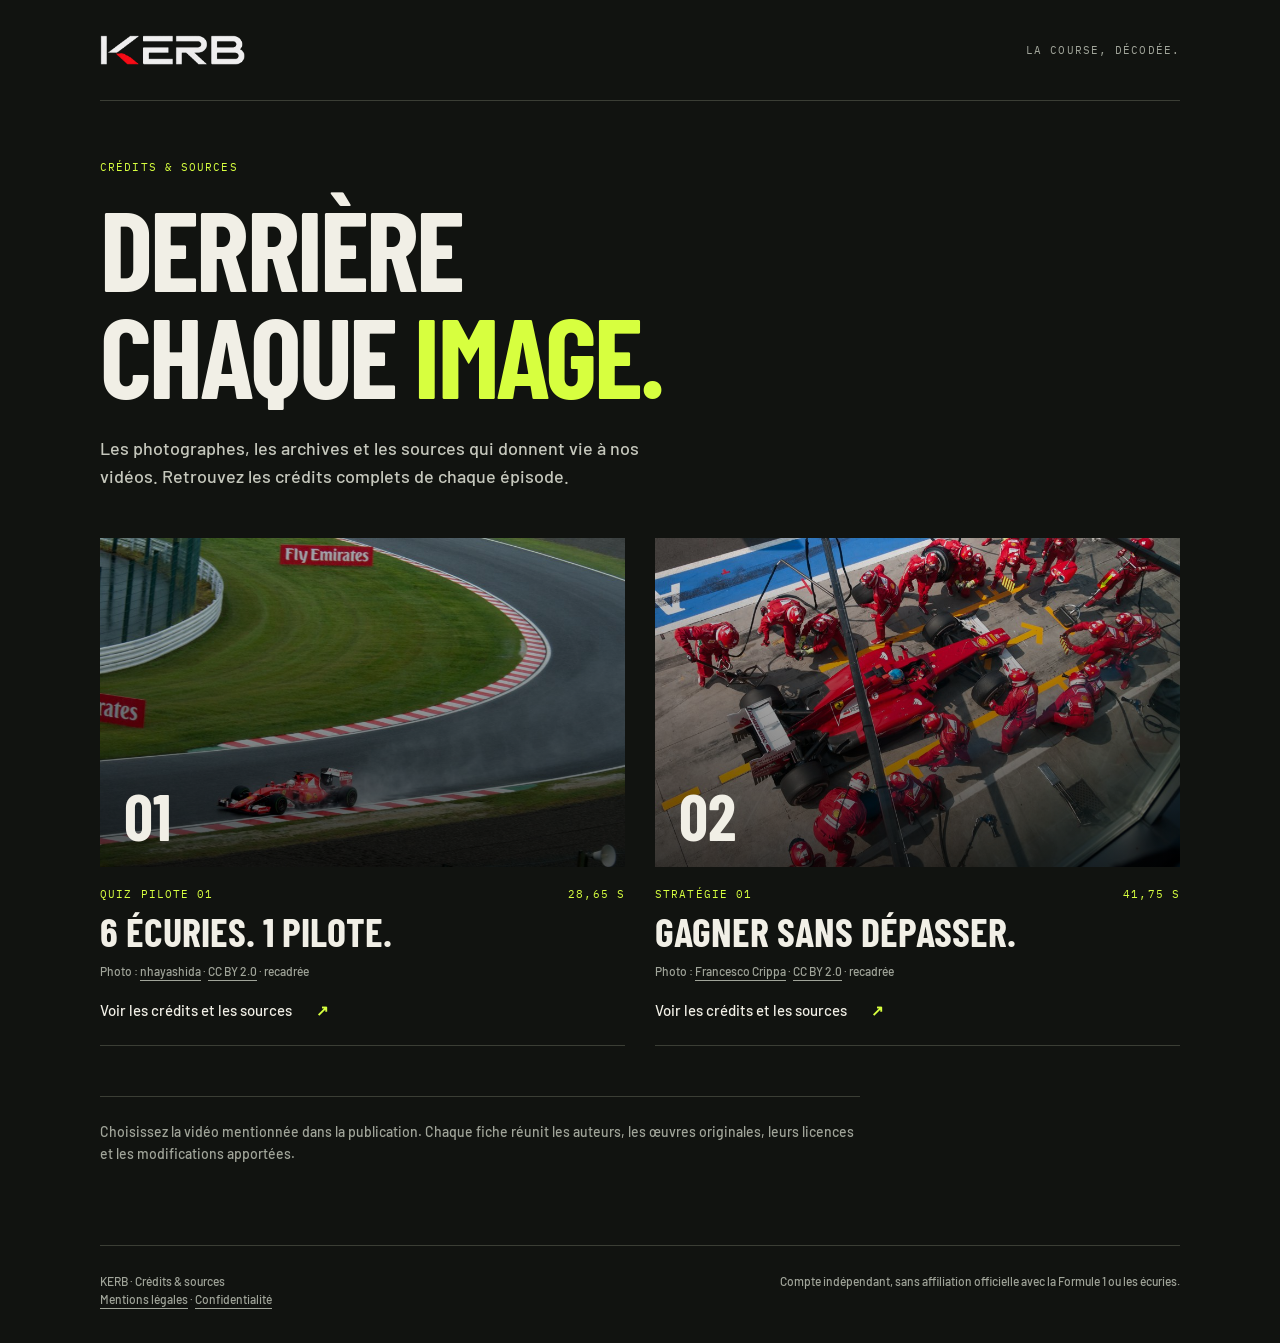
<file: index.html>
<!doctype html><html lang="fr"><head><meta charset="utf-8"><meta name="viewport" content="width=device-width,initial-scale=1"><meta name="theme-color" content="#111310"><meta name="description" content="Les crédits et les sources des vidéos KERB : quiz pilote et stratégie de course."><title>Crédits &amp; sources · KERB</title><link rel="icon" href="kerb.png"><link rel="stylesheet" href="style.css"></head><body><a class="skip" href="#contenu">Aller au contenu</a><div class="wrap"><header><a href="index.html" aria-label="KERB — accueil des crédits"><img class="logo" src="kerb.png" width="452" height="94" alt="KERB"></a><div class="mono muted headerline">LA COURSE, DÉCODÉE.</div></header><main id="contenu"><p class="eyebrow">Crédits & sources</p><h1>DERRIÈRE<br>CHAQUE <span class="acid">IMAGE.</span></h1><p class="intro">Les photographes, les archives et les sources qui donnent vie à nos vidéos. Retrouvez les crédits complets de chaque épisode.</p><div class="grid"><article class="card"><a class="visual" href="quiz-01.html" aria-label="Voir les crédits : 6 écuries. 1 pilote."><img src="quiz.jpg" width="960" height="600" alt="Ferrari sous la pluie"><span>01</span></a><div class="cardmeta mono"><span>Quiz pilote 01</span><span>28,65 s</span></div><h2><a href="quiz-01.html">6 écuries. 1 pilote.</a></h2><p class="credit">Photo : <a href="https://commons.wikimedia.org/wiki/File:Sebastian_Vettel_Ferrari_SF15-T_(21837011489).jpg">nhayashida</a> · <a href="https://creativecommons.org/licenses/by/2.0/">CC BY 2.0</a> · recadrée</p><a class="go" href="quiz-01.html">Voir les crédits et les sources <b aria-hidden="true">↗</b></a></article><article class="card"><a class="visual" href="undercut-01.html" aria-label="Voir les crédits : Gagner sans dépasser."><img src="undercut.jpg" width="960" height="600" alt="Équipe Ferrari aux stands"><span>02</span></a><div class="cardmeta mono"><span>Stratégie 01</span><span>41,75 s</span></div><h2><a href="undercut-01.html">Gagner sans dépasser.</a></h2><p class="credit">Photo : <a href="https://commons.wikimedia.org/wiki/File:2012_Italian_GP_-_Ferrari_pit.jpg">Francesco Crippa</a> · <a href="https://creativecommons.org/licenses/by/2.0/">CC BY 2.0</a> · recadrée</p><a class="go" href="undercut-01.html">Voir les crédits et les sources <b aria-hidden="true">↗</b></a></article></div><div class="note">Choisissez la vidéo mentionnée dans la publication. Chaque fiche réunit les auteurs, les œuvres originales, leurs licences et les modifications apportées.</div></main><footer><div>KERB · Crédits & sources<br><a href="mentions-legales.html">Mentions légales</a> · <a href="mentions-legales.html#donnees">Confidentialité</a></div><div>Compte indépendant, sans affiliation officielle avec la Formule 1 ou les écuries.</div></footer></div></body></html>
</file>
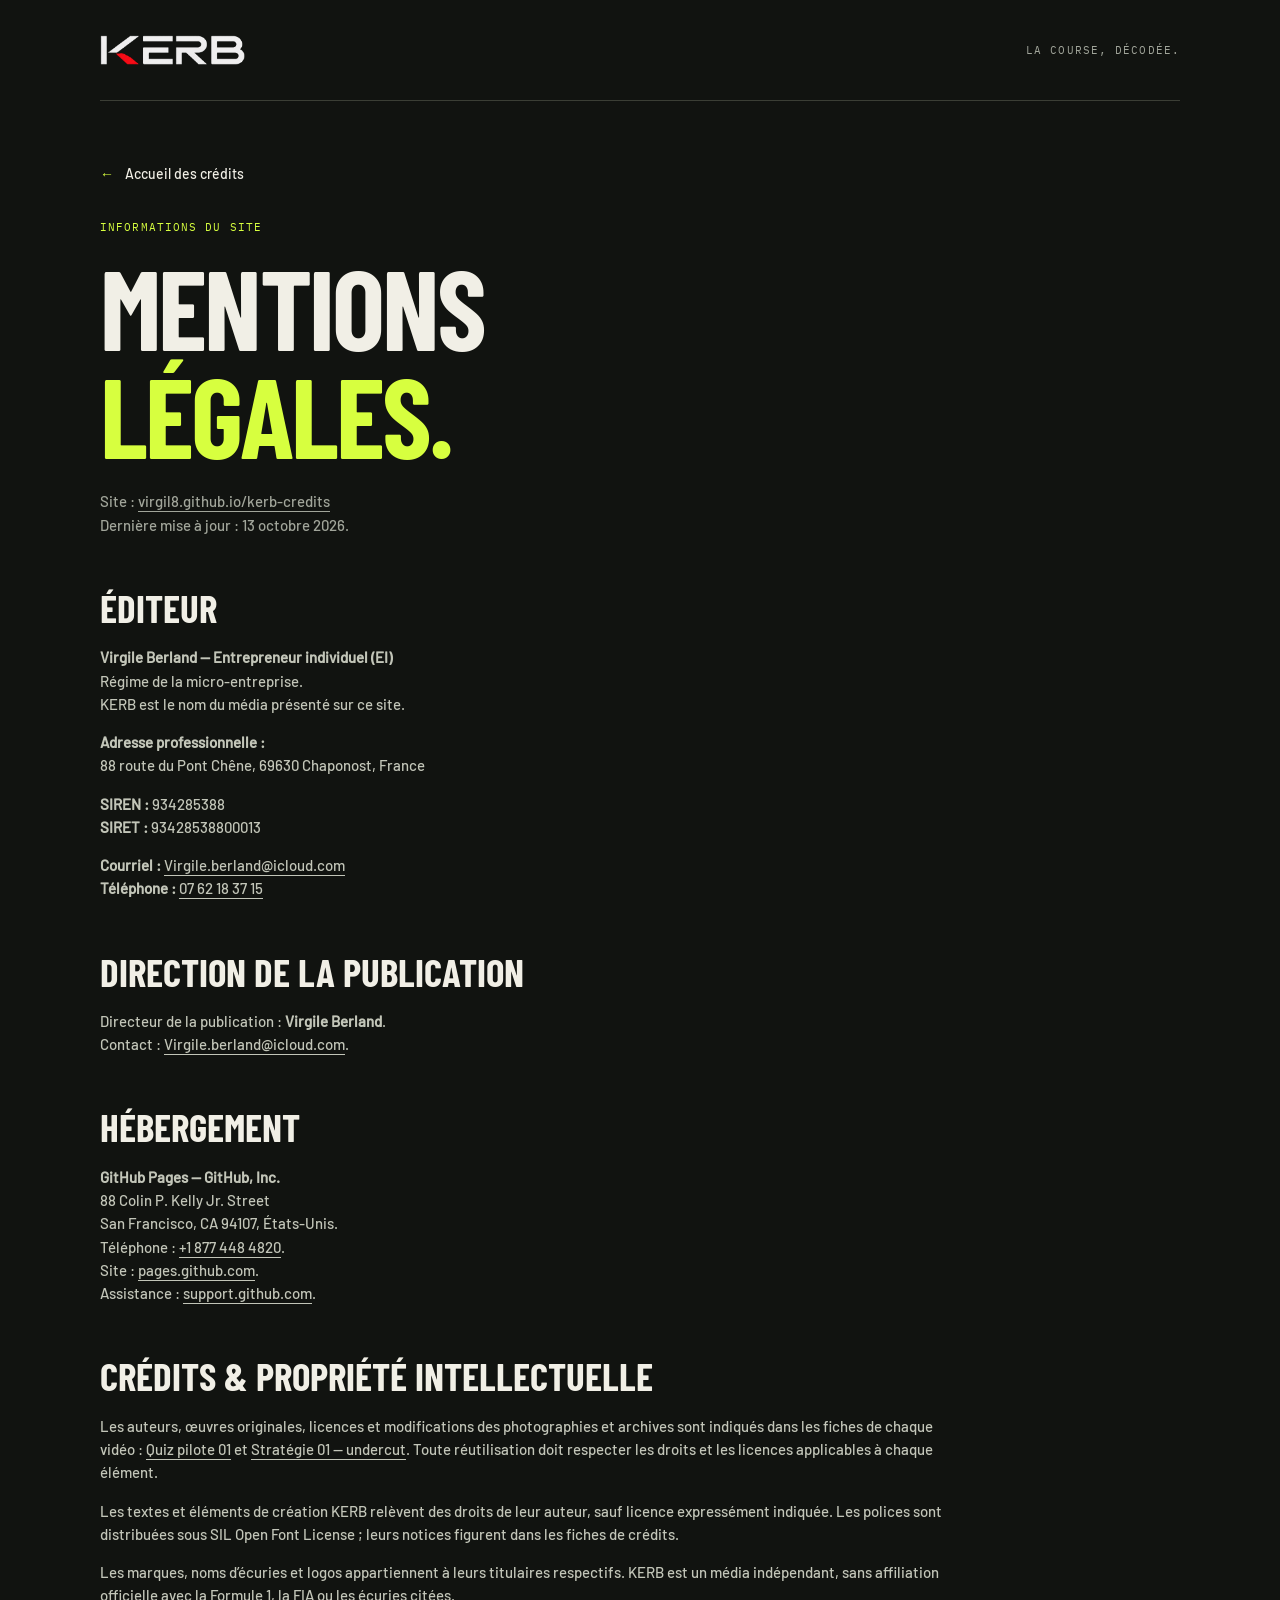
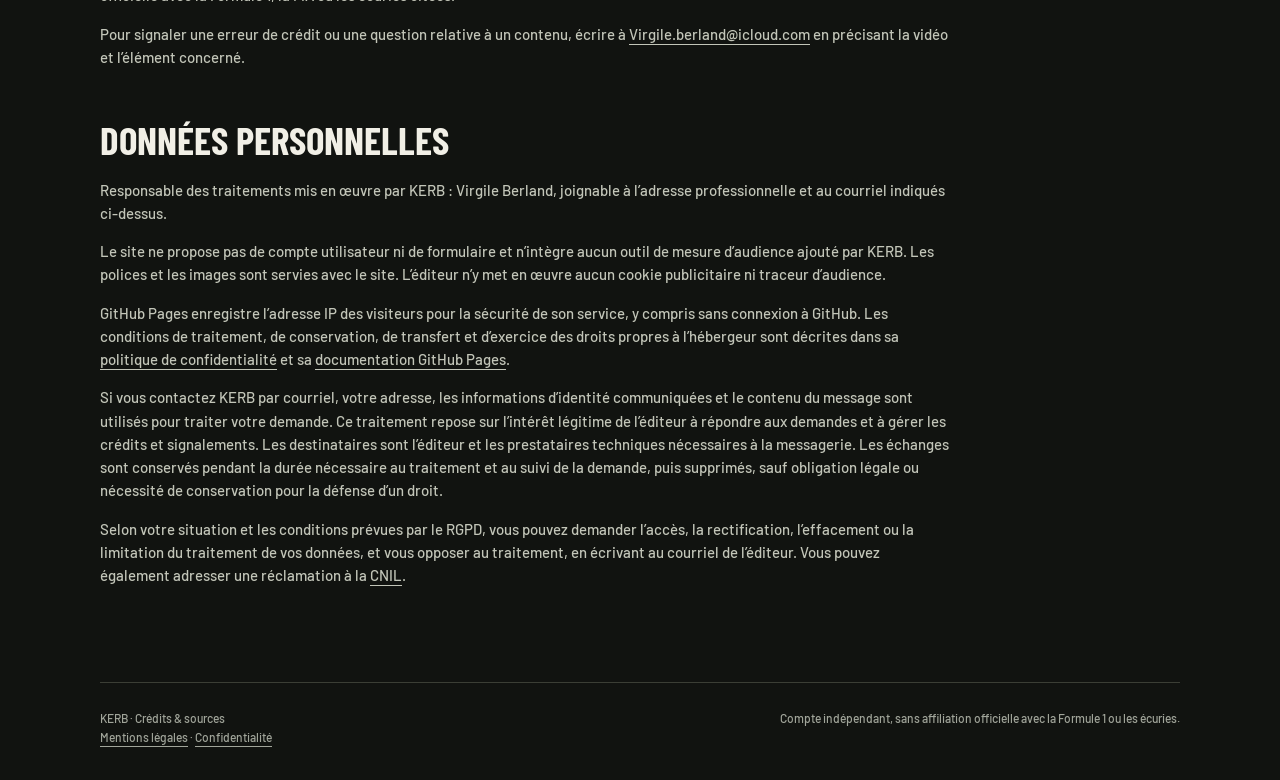
<file: mentions-legales.html>
<!doctype html><html lang="fr"><head><meta charset="utf-8"><meta name="viewport" content="width=device-width,initial-scale=1"><meta name="theme-color" content="#111310"><meta name="description" content="Éditeur, hébergement, crédits et confidentialité du site KERB."><title>Mentions légales · KERB</title><link rel="icon" href="kerb.png"><link rel="stylesheet" href="style.css"></head><body><a class="skip" href="#contenu">Aller au contenu</a><div class="wrap"><header><a href="index.html" aria-label="KERB — accueil des crédits"><img class="logo" src="kerb.png" width="452" height="94" alt="KERB"></a><div class="mono muted headerline">LA COURSE, DÉCODÉE.</div></header><main id="contenu"><a class="back" href="index.html"><span aria-hidden="true">←</span> Accueil des crédits</a><p class="eyebrow">Informations du site</p><h1>MENTIONS<br><span class="acid">LÉGALES.</span></h1><p class="detailsub">Site : <a href="https://virgil8.github.io/kerb-credits/">virgil8.github.io/kerb-credits</a><br>Dernière mise à jour : 13 octobre 2026.</p><section class="section"><h2>Éditeur</h2><div class="bodytext"><p><strong>Virgile Berland — Entrepreneur individuel (EI)</strong><br>Régime de la micro-entreprise.<br>KERB est le nom du média présenté sur ce site.</p><p><strong>Adresse professionnelle :</strong><br>88 route du Pont Chêne, 69630 Chaponost, France</p><p><strong>SIREN :</strong> 934285388<br><strong>SIRET :</strong> 93428538800013</p><p><strong>Courriel :</strong> <a href="mailto:Virgile.berland@icloud.com">Virgile.berland@icloud.com</a><br><strong>Téléphone :</strong> <a href="tel:0762183715">07 62 18 37 15</a></p></div></section><section class="section"><h2>Direction de la publication</h2><div class="bodytext"><p>Directeur de la publication : <strong>Virgile Berland</strong>.<br>Contact : <a href="mailto:Virgile.berland@icloud.com">Virgile.berland@icloud.com</a>.</p></div></section><section class="section"><h2>Hébergement</h2><div class="bodytext"><p><strong>GitHub Pages — GitHub, Inc.</strong><br>88 Colin P. Kelly Jr. Street<br>San Francisco, CA 94107, États-Unis.<br>Téléphone : <a href="tel:+18774484820">+1 877 448 4820</a>.<br>Site : <a href="https://pages.github.com/">pages.github.com</a>.<br>Assistance : <a href="https://support.github.com/">support.github.com</a>.</p></div></section><section class="section"><h2>Crédits & propriété intellectuelle</h2><div class="bodytext"><p>Les auteurs, œuvres originales, licences et modifications des photographies et archives sont indiqués dans les fiches de chaque vidéo : <a href="quiz-01.html">Quiz pilote 01</a> et <a href="undercut-01.html">Stratégie 01 — undercut</a>. Toute réutilisation doit respecter les droits et les licences applicables à chaque élément.</p><p>Les textes et éléments de création KERB relèvent des droits de leur auteur, sauf licence expressément indiquée. Les polices sont distribuées sous SIL Open Font License ; leurs notices figurent dans les fiches de crédits.</p><p>Les marques, noms d’écuries et logos appartiennent à leurs titulaires respectifs. KERB est un média indépendant, sans affiliation officielle avec la Formule 1, la FIA ou les écuries citées.</p><p>Pour signaler une erreur de crédit ou une question relative à un contenu, écrire à <a href="mailto:Virgile.berland@icloud.com">Virgile.berland@icloud.com</a> en précisant la vidéo et l’élément concerné.</p></div></section><section class="section" id="donnees"><h2>Données personnelles</h2><div class="bodytext"><p>Responsable des traitements mis en œuvre par KERB : Virgile Berland, joignable à l’adresse professionnelle et au courriel indiqués ci-dessus.</p><p>Le site ne propose pas de compte utilisateur ni de formulaire et n’intègre aucun outil de mesure d’audience ajouté par KERB. Les polices et les images sont servies avec le site. L’éditeur n’y met en œuvre aucun cookie publicitaire ni traceur d’audience.</p><p>GitHub Pages enregistre l’adresse IP des visiteurs pour la sécurité de son service, y compris sans connexion à GitHub. Les conditions de traitement, de conservation, de transfert et d’exercice des droits propres à l’hébergeur sont décrites dans sa <a href="https://docs.github.com/en/site-policy/privacy-policies/github-general-privacy-statement">politique de confidentialité</a> et sa <a href="https://docs.github.com/en/pages/getting-started-with-github-pages/what-is-github-pages#data-collection">documentation GitHub Pages</a>.</p><p>Si vous contactez KERB par courriel, votre adresse, les informations d’identité communiquées et le contenu du message sont utilisés pour traiter votre demande. Ce traitement repose sur l’intérêt légitime de l’éditeur à répondre aux demandes et à gérer les crédits et signalements. Les destinataires sont l’éditeur et les prestataires techniques nécessaires à la messagerie. Les échanges sont conservés pendant la durée nécessaire au traitement et au suivi de la demande, puis supprimés, sauf obligation légale ou nécessité de conservation pour la défense d’un droit.</p><p>Selon votre situation et les conditions prévues par le RGPD, vous pouvez demander l’accès, la rectification, l’effacement ou la limitation du traitement de vos données, et vous opposer au traitement, en écrivant au courriel de l’éditeur. Vous pouvez également adresser une réclamation à la <a href="https://www.cnil.fr/fr/adresser-une-plainte">CNIL</a>.</p></div></section></main><footer><div>KERB · Crédits & sources<br><a href="mentions-legales.html">Mentions légales</a> · <a href="mentions-legales.html#donnees">Confidentialité</a></div><div>Compte indépendant, sans affiliation officielle avec la Formule 1 ou les écuries.</div></footer></div></body></html>
</file>
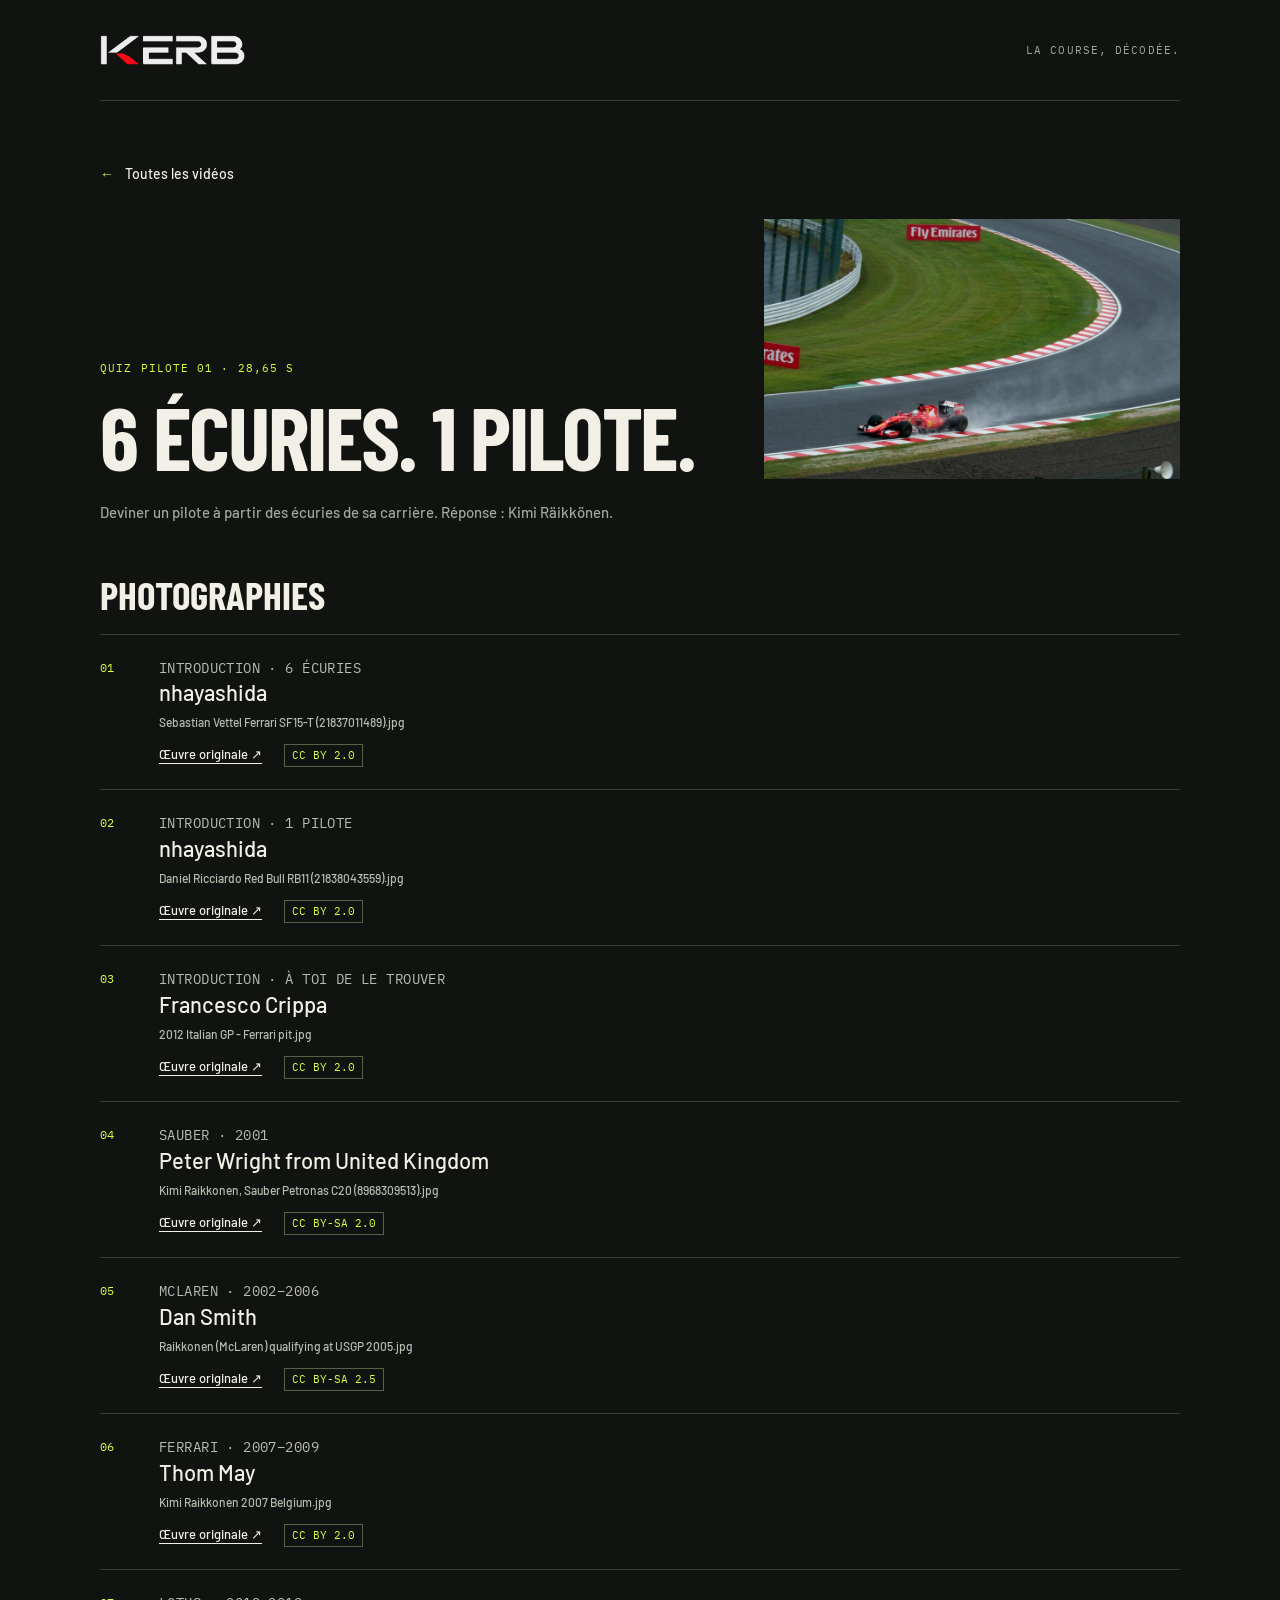
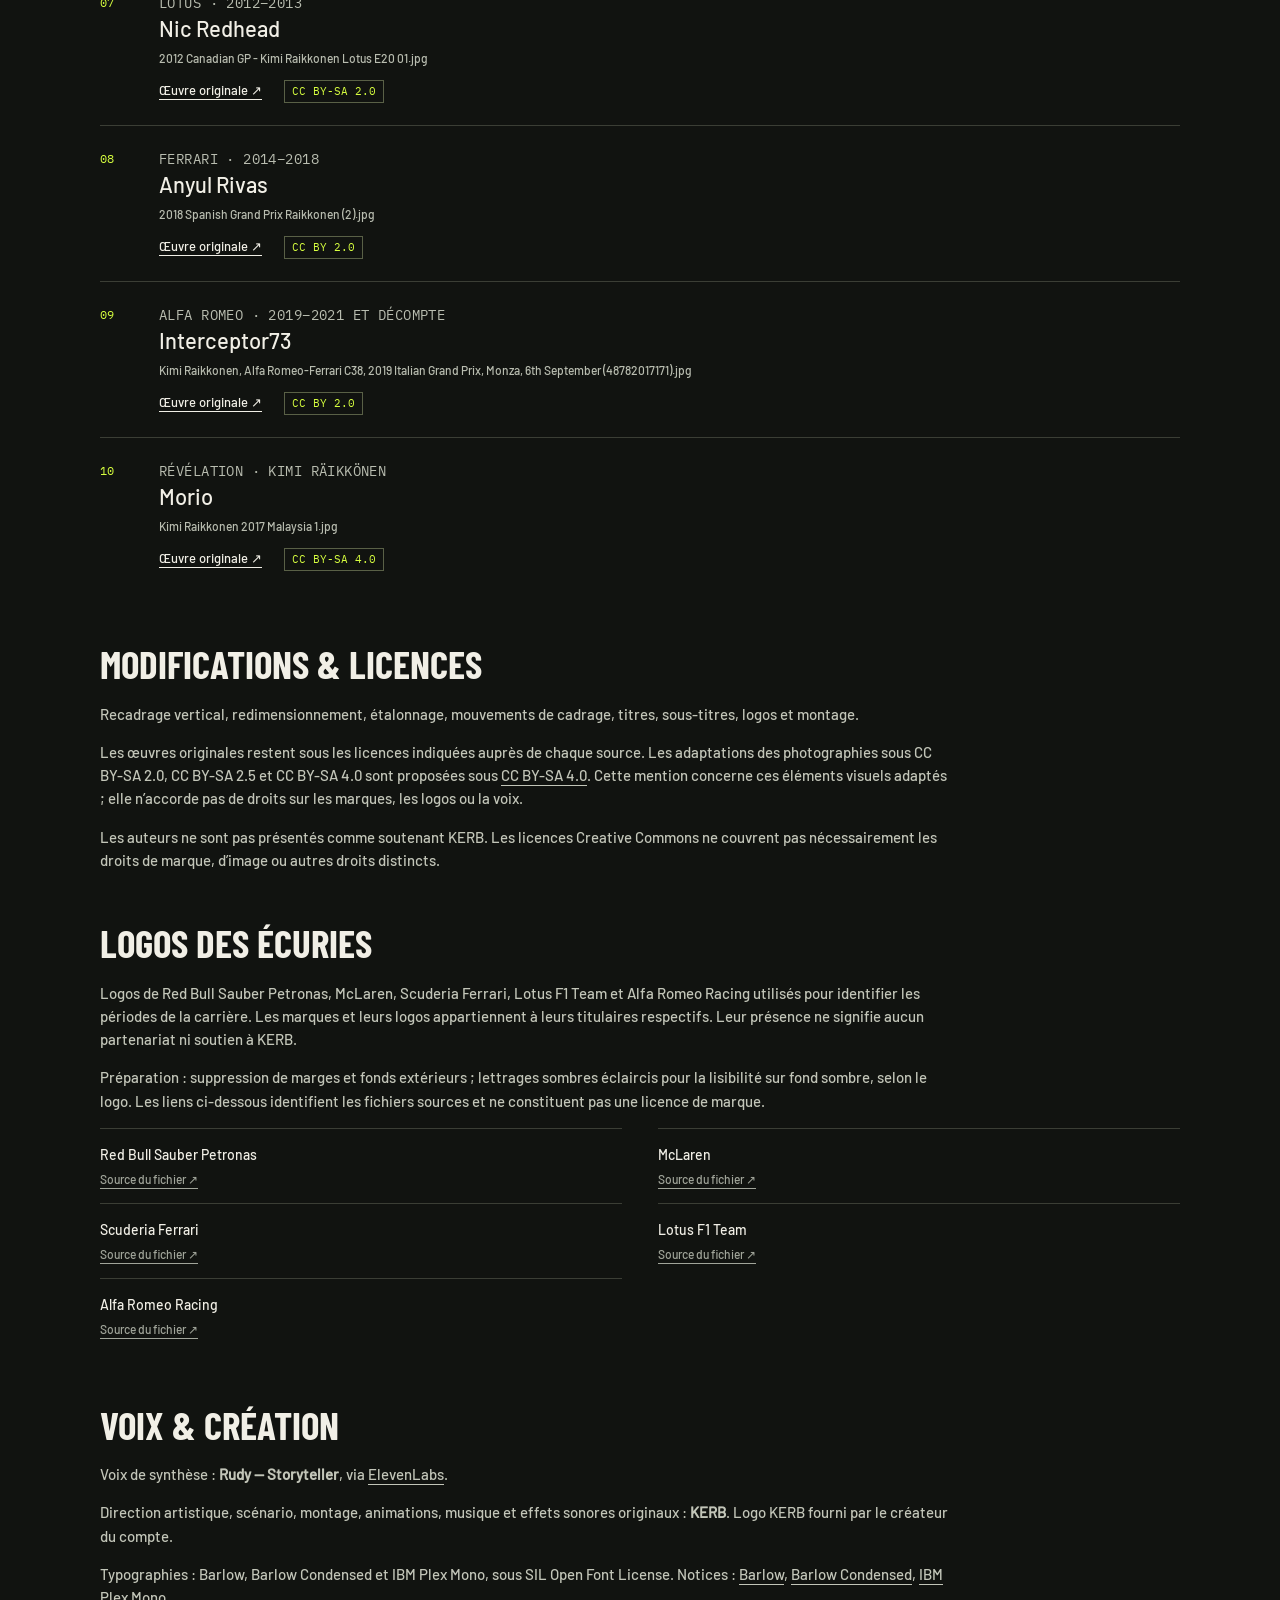
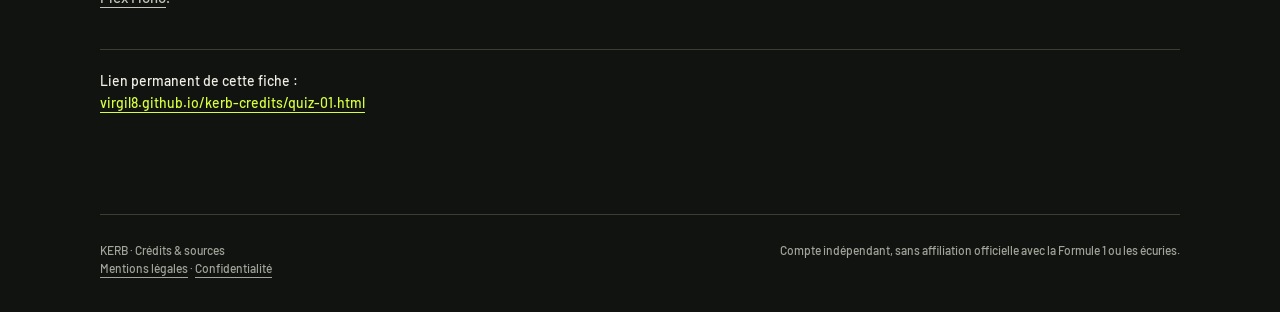
<file: quiz-01.html>
<!doctype html><html lang="fr"><head><meta charset="utf-8"><meta name="viewport" content="width=device-width,initial-scale=1"><meta name="theme-color" content="#111310"><meta name="description" content="Auteurs, sources et licences de la vidéo KERB 6 écuries. 1 pilote."><title>6 écuries. 1 pilote. — crédits · KERB</title><link rel="icon" href="kerb.png"><link rel="stylesheet" href="style.css"></head><body><a class="skip" href="#contenu">Aller au contenu</a><div class="wrap"><header><a href="index.html" aria-label="KERB — accueil des crédits"><img class="logo" src="kerb.png" width="452" height="94" alt="KERB"></a><div class="mono muted headerline">LA COURSE, DÉCODÉE.</div></header><main id="contenu"><a class="back" href="index.html"><span aria-hidden="true">←</span> Toutes les vidéos</a><div class="detailtop"><div><p class="eyebrow">Quiz pilote 01 · 28,65 s</p><h1>6 écuries. 1 pilote.</h1></div><figure aria-hidden="true"><img src="quiz.jpg" width="960" height="600" alt=""></figure></div><p class="detailsub">Deviner un pilote à partir des écuries de sa carrière. Réponse : Kimi Räikkönen.</p><section class="section"><h2>Photographies</h2><ol class="sources"><li class="source"><span class="num">01</span><div><p class="use">Introduction · 6 écuries</p><h3>nhayashida</h3><p class="original">Sebastian Vettel Ferrari SF15-T (21837011489).jpg</p><div class="links"><a href="https://commons.wikimedia.org/wiki/File:Sebastian_Vettel_Ferrari_SF15-T_(21837011489).jpg" target="_blank" rel="noopener">Œuvre originale ↗</a><a class="license" href="https://creativecommons.org/licenses/by/2.0/" target="_blank" rel="noopener">CC BY 2.0</a></div></div></li><li class="source"><span class="num">02</span><div><p class="use">Introduction · 1 pilote</p><h3>nhayashida</h3><p class="original">Daniel Ricciardo Red Bull RB11 (21838043559).jpg</p><div class="links"><a href="https://commons.wikimedia.org/wiki/File:Daniel_Ricciardo_Red_Bull_RB11_(21838043559).jpg" target="_blank" rel="noopener">Œuvre originale ↗</a><a class="license" href="https://creativecommons.org/licenses/by/2.0/" target="_blank" rel="noopener">CC BY 2.0</a></div></div></li><li class="source"><span class="num">03</span><div><p class="use">Introduction · À toi de le trouver</p><h3>Francesco Crippa</h3><p class="original">2012 Italian GP - Ferrari pit.jpg</p><div class="links"><a href="https://commons.wikimedia.org/wiki/File:2012_Italian_GP_-_Ferrari_pit.jpg" target="_blank" rel="noopener">Œuvre originale ↗</a><a class="license" href="https://creativecommons.org/licenses/by/2.0/" target="_blank" rel="noopener">CC BY 2.0</a></div></div></li><li class="source"><span class="num">04</span><div><p class="use">Sauber · 2001</p><h3>Peter Wright from United Kingdom</h3><p class="original">Kimi Raikkonen, Sauber Petronas C20 (8968309513).jpg</p><div class="links"><a href="https://commons.wikimedia.org/wiki/File:Kimi_Raikkonen,_Sauber_Petronas_C20_(8968309513).jpg" target="_blank" rel="noopener">Œuvre originale ↗</a><a class="license" href="https://creativecommons.org/licenses/by-sa/2.0" target="_blank" rel="noopener">CC BY-SA 2.0</a></div></div></li><li class="source"><span class="num">05</span><div><p class="use">McLaren · 2002–2006</p><h3>Dan Smith</h3><p class="original">Raikkonen (McLaren) qualifying at USGP 2005.jpg</p><div class="links"><a href="https://commons.wikimedia.org/wiki/File:Raikkonen_(McLaren)_qualifying_at_USGP_2005.jpg" target="_blank" rel="noopener">Œuvre originale ↗</a><a class="license" href="https://creativecommons.org/licenses/by-sa/2.5" target="_blank" rel="noopener">CC BY-SA 2.5</a></div></div></li><li class="source"><span class="num">06</span><div><p class="use">Ferrari · 2007–2009</p><h3>Thom May</h3><p class="original">Kimi Raikkonen 2007 Belgium.jpg</p><div class="links"><a href="https://commons.wikimedia.org/wiki/File:Kimi_Raikkonen_2007_Belgium.jpg" target="_blank" rel="noopener">Œuvre originale ↗</a><a class="license" href="https://creativecommons.org/licenses/by/2.0" target="_blank" rel="noopener">CC BY 2.0</a></div></div></li><li class="source"><span class="num">07</span><div><p class="use">Lotus · 2012–2013</p><h3>Nic Redhead</h3><p class="original">2012 Canadian GP - Kimi Raikkonen Lotus E20 01.jpg</p><div class="links"><a href="https://commons.wikimedia.org/wiki/File:2012_Canadian_GP_-_Kimi_Raikkonen_Lotus_E20_01.jpg" target="_blank" rel="noopener">Œuvre originale ↗</a><a class="license" href="https://creativecommons.org/licenses/by-sa/2.0" target="_blank" rel="noopener">CC BY-SA 2.0</a></div></div></li><li class="source"><span class="num">08</span><div><p class="use">Ferrari · 2014–2018</p><h3>Anyul Rivas</h3><p class="original">2018 Spanish Grand Prix Raikkonen (2).jpg</p><div class="links"><a href="https://commons.wikimedia.org/wiki/File:2018_Spanish_Grand_Prix_Raikkonen_(2).jpg" target="_blank" rel="noopener">Œuvre originale ↗</a><a class="license" href="https://creativecommons.org/licenses/by/2.0" target="_blank" rel="noopener">CC BY 2.0</a></div></div></li><li class="source"><span class="num">09</span><div><p class="use">Alfa Romeo · 2019–2021 et décompte</p><h3>Interceptor73</h3><p class="original">Kimi Raikkonen, Alfa Romeo-Ferrari C38, 2019 Italian Grand Prix, Monza, 6th September (48782017171).jpg</p><div class="links"><a href="https://commons.wikimedia.org/wiki/File:Kimi_Raikkonen,_Alfa_Romeo-Ferrari_C38,_2019_Italian_Grand_Prix,_Monza,_6th_September_(48782017171).jpg" target="_blank" rel="noopener">Œuvre originale ↗</a><a class="license" href="https://creativecommons.org/licenses/by/2.0" target="_blank" rel="noopener">CC BY 2.0</a></div></div></li><li class="source"><span class="num">10</span><div><p class="use">Révélation · Kimi Räikkönen</p><h3>Morio</h3><p class="original">Kimi Raikkonen 2017 Malaysia 1.jpg</p><div class="links"><a href="https://commons.wikimedia.org/wiki/File:Kimi_Raikkonen_2017_Malaysia_1.jpg" target="_blank" rel="noopener">Œuvre originale ↗</a><a class="license" href="https://creativecommons.org/licenses/by-sa/4.0/" target="_blank" rel="noopener">CC BY-SA 4.0</a></div></div></li></ol></section><section class="section"><h2>Modifications & licences</h2><div class="bodytext"><p>Recadrage vertical, redimensionnement, étalonnage, mouvements de cadrage, titres, sous-titres, logos et montage.</p><p>Les œuvres originales restent sous les licences indiquées auprès de chaque source. Les adaptations des photographies sous CC BY-SA 2.0, CC BY-SA 2.5 et CC BY-SA 4.0 sont proposées sous <a href="https://creativecommons.org/licenses/by-sa/4.0/deed.fr">CC BY-SA 4.0</a>. Cette mention concerne ces éléments visuels adaptés ; elle n’accorde pas de droits sur les marques, les logos ou la voix.</p><p>Les auteurs ne sont pas présentés comme soutenant KERB. Les licences Creative Commons ne couvrent pas nécessairement les droits de marque, d’image ou autres droits distincts.</p></div></section><section class="section"><h2>Logos des écuries</h2><div class="bodytext"><p>Logos de Red Bull Sauber Petronas, McLaren, Scuderia Ferrari, Lotus F1 Team et Alfa Romeo Racing utilisés pour identifier les périodes de la carrière. Les marques et leurs logos appartiennent à leurs titulaires respectifs. Leur présence ne signifie aucun partenariat ni soutien à KERB.</p><p>Préparation : suppression de marges et fonds extérieurs ; lettrages sombres éclaircis pour la lisibilité sur fond sombre, selon le logo. Les liens ci-dessous identifient les fichiers sources et ne constituent pas une licence de marque.</p></div><div class="logolist"><div>Red Bull Sauber Petronas<a href="https://freebiesupply.com/logos/red-bull-sauber-petronas-logo/" target="_blank" rel="noopener">Source du fichier ↗</a></div><div>McLaren<a href="https://logos-download.com/brands/mclaren-automotive" target="_blank" rel="noopener">Source du fichier ↗</a></div><div>Scuderia Ferrari<a href="https://seeklogo.com/vector-logo/53763/ferrari-emblem" target="_blank" rel="noopener">Source du fichier ↗</a></div><div>Lotus F1 Team<a href="https://worldvectorlogo.com/logo/lotus-f1-team-logo" target="_blank" rel="noopener">Source du fichier ↗</a></div><div>Alfa Romeo Racing<a href="https://teamcolorcodes.com/alfa-romeo-racing-color-codes/" target="_blank" rel="noopener">Source du fichier ↗</a></div></div></section><section class="section"><h2>Voix & création</h2><div class="bodytext"><p>Voix de synthèse : <strong>Rudy — Storyteller</strong>, via <a href="https://elevenlabs.io/">ElevenLabs</a>.</p><p>Direction artistique, scénario, montage, animations, musique et effets sonores originaux : <strong>KERB</strong>. Logo KERB fourni par le créateur du compte.</p><p>Typographies : Barlow, Barlow Condensed et IBM Plex Mono, sous SIL Open Font License. Notices : <a href="OFL-Barlow.txt">Barlow</a>, <a href="OFL-BarlowCondensed.txt">Barlow Condensed</a>, <a href="OFL-IBMPlexMono.txt">IBM Plex Mono</a>.</p></div></section><div class="permalink">Lien permanent de cette fiche :<br><a href="quiz-01.html">virgil8.github.io/kerb-credits/quiz-01.html</a></div></main><footer><div>KERB · Crédits & sources<br><a href="mentions-legales.html">Mentions légales</a> · <a href="mentions-legales.html#donnees">Confidentialité</a></div><div>Compte indépendant, sans affiliation officielle avec la Formule 1 ou les écuries.</div></footer></div></body></html>
</file>
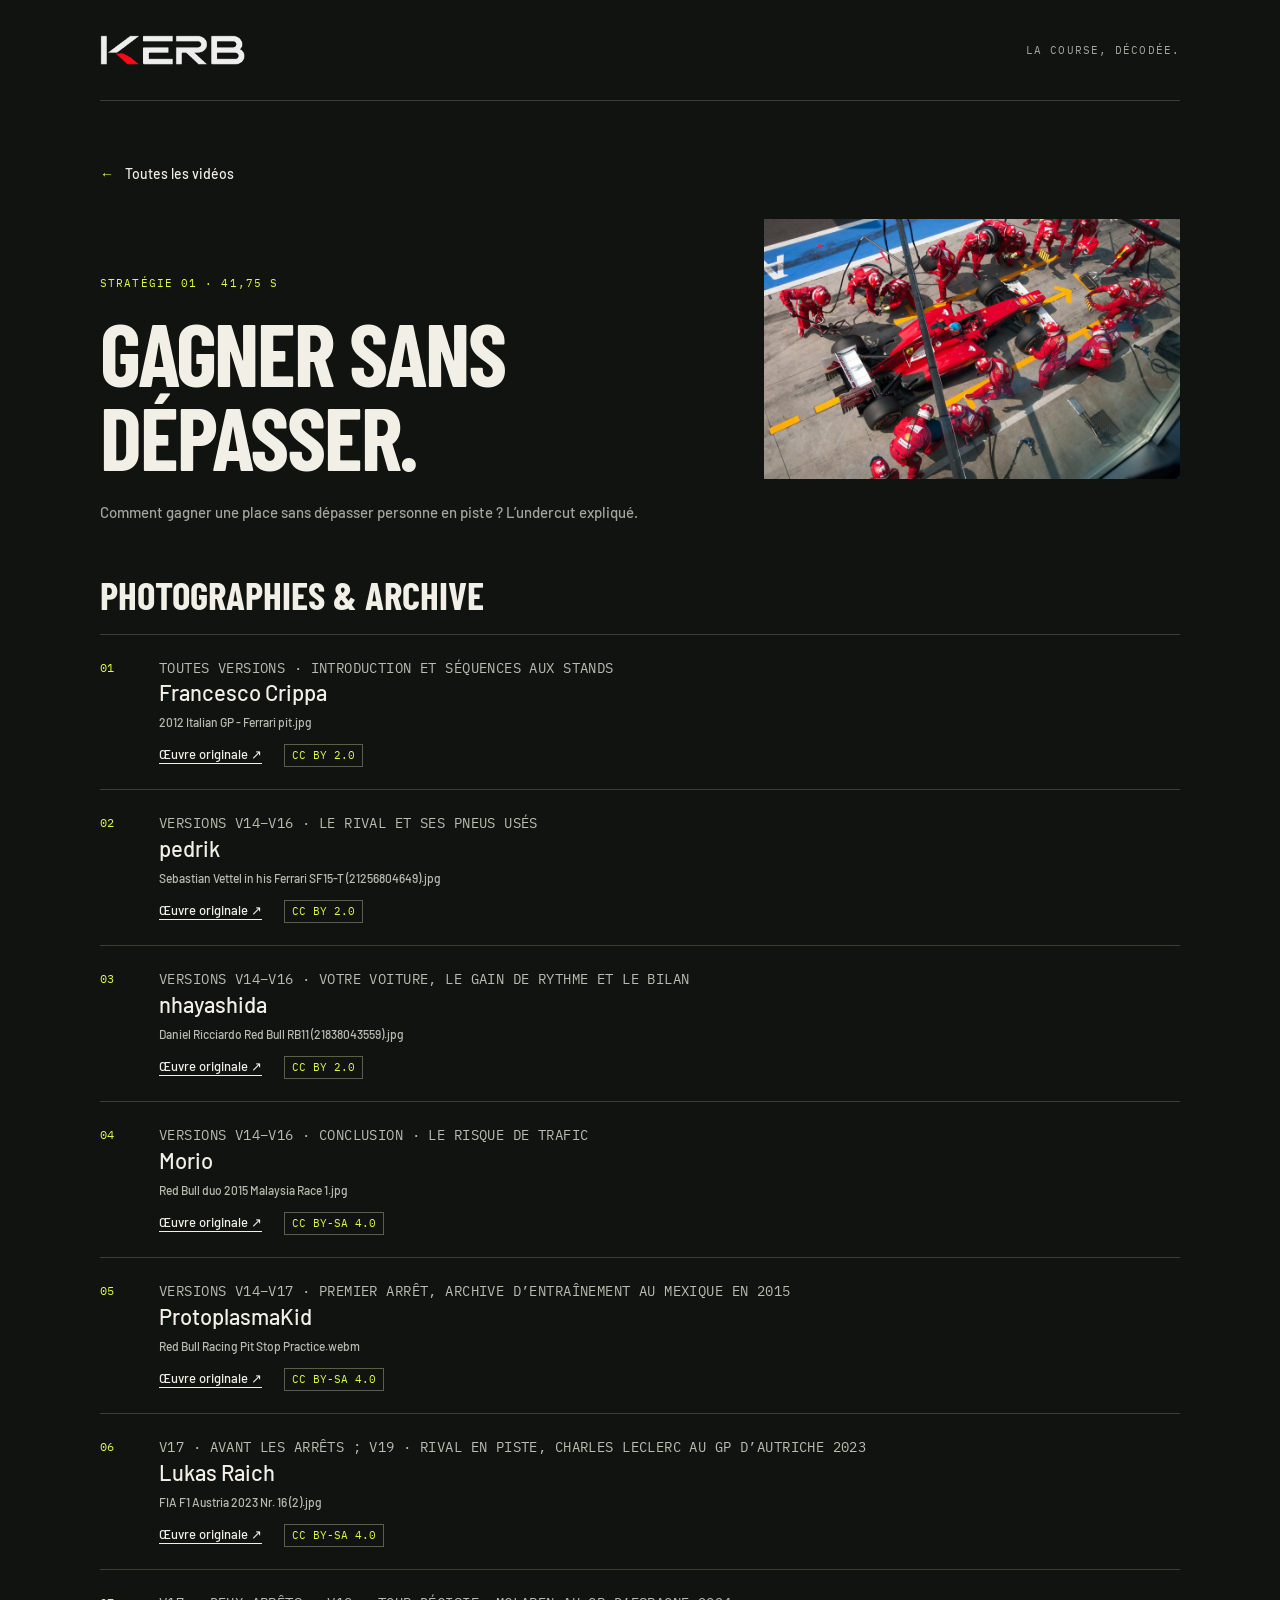
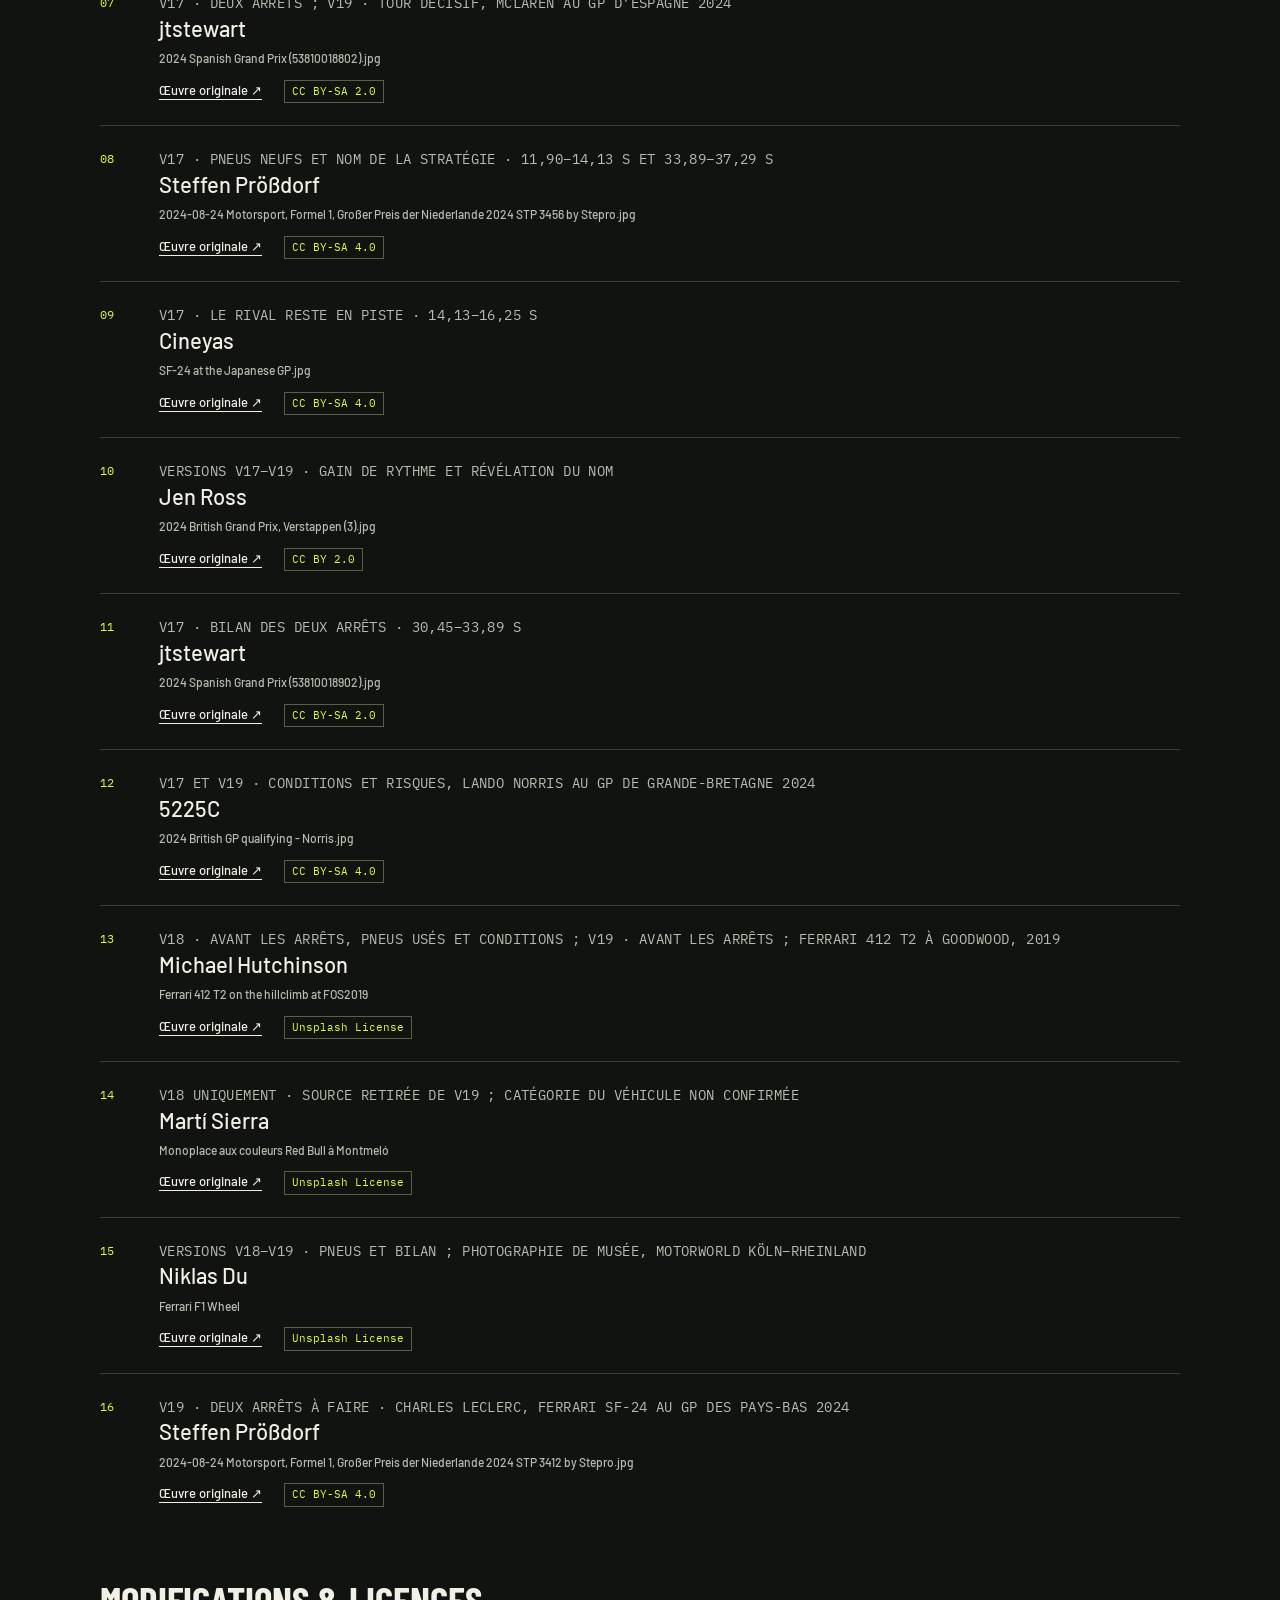
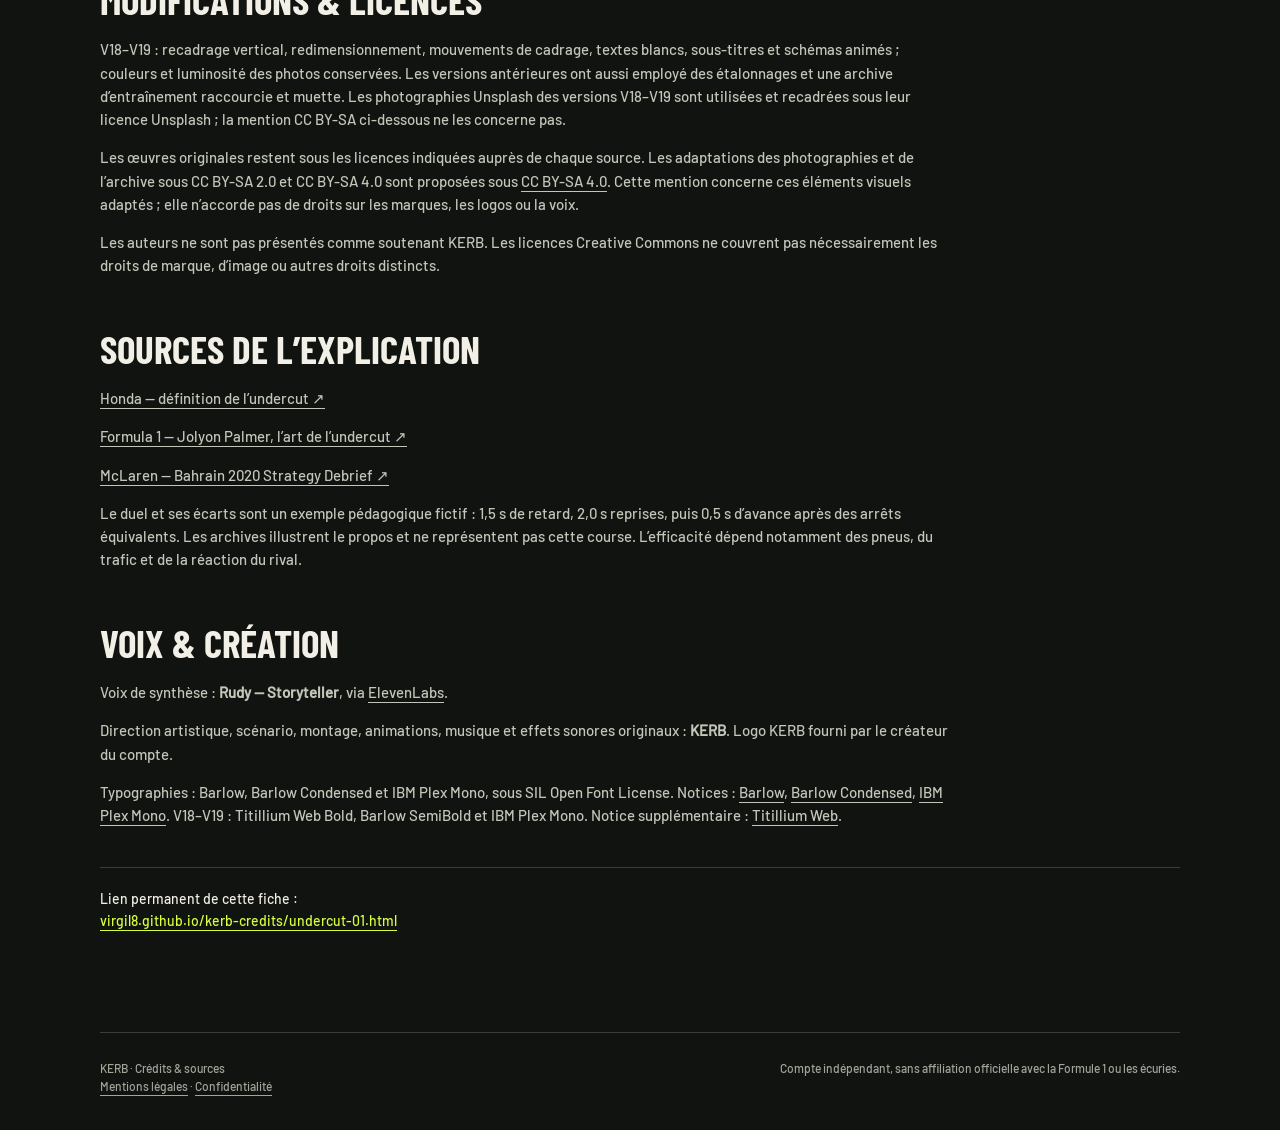
<file: undercut-01.html>
<!doctype html><html lang="fr"><head><meta charset="utf-8"><meta name="viewport" content="width=device-width,initial-scale=1"><meta name="theme-color" content="#111310"><meta name="description" content="Auteurs, sources et licences de la vidéo KERB Gagner sans dépasser."><title>Gagner sans dépasser. — crédits · KERB</title><link rel="icon" href="kerb.png"><link rel="stylesheet" href="style.css"></head><body><a class="skip" href="#contenu">Aller au contenu</a><div class="wrap"><header><a href="index.html" aria-label="KERB — accueil des crédits"><img class="logo" src="kerb.png" width="452" height="94" alt="KERB"></a><div class="mono muted headerline">LA COURSE, DÉCODÉE.</div></header><main id="contenu"><a class="back" href="index.html"><span aria-hidden="true">←</span> Toutes les vidéos</a><div class="detailtop"><div><p class="eyebrow">Stratégie 01 · 41,75 s</p><h1>Gagner sans dépasser.</h1></div><figure aria-hidden="true"><img src="undercut.jpg" width="960" height="600" alt=""></figure></div><p class="detailsub">Comment gagner une place sans dépasser personne en piste ? L’undercut expliqué.</p><section class="section"><h2>Photographies & archive</h2><ol class="sources"><li class="source"><span class="num">01</span><div><p class="use">Toutes versions · Introduction et séquences aux stands</p><h3>Francesco Crippa</h3><p class="original">2012 Italian GP - Ferrari pit.jpg</p><div class="links"><a href="https://commons.wikimedia.org/wiki/File:2012_Italian_GP_-_Ferrari_pit.jpg" target="_blank" rel="noopener">Œuvre originale ↗</a><a class="license" href="https://creativecommons.org/licenses/by/2.0" target="_blank" rel="noopener">CC BY 2.0</a></div></div></li><li class="source"><span class="num">02</span><div><p class="use">Versions V14–V16 · Le rival et ses pneus usés</p><h3>pedrik</h3><p class="original">Sebastian Vettel in his Ferrari SF15-T (21256804649).jpg</p><div class="links"><a href="https://commons.wikimedia.org/wiki/File:Sebastian_Vettel_in_his_Ferrari_SF15-T_(21256804649).jpg" target="_blank" rel="noopener">Œuvre originale ↗</a><a class="license" href="https://creativecommons.org/licenses/by/2.0" target="_blank" rel="noopener">CC BY 2.0</a></div></div></li><li class="source"><span class="num">03</span><div><p class="use">Versions V14–V16 · Votre voiture, le gain de rythme et le bilan</p><h3>nhayashida</h3><p class="original">Daniel Ricciardo Red Bull RB11 (21838043559).jpg</p><div class="links"><a href="https://commons.wikimedia.org/wiki/File:Daniel_Ricciardo_Red_Bull_RB11_(21838043559).jpg" target="_blank" rel="noopener">Œuvre originale ↗</a><a class="license" href="https://creativecommons.org/licenses/by/2.0" target="_blank" rel="noopener">CC BY 2.0</a></div></div></li><li class="source"><span class="num">04</span><div><p class="use">Versions V14–V16 · Conclusion · le risque de trafic</p><h3>Morio</h3><p class="original">Red Bull duo 2015 Malaysia Race 1.jpg</p><div class="links"><a href="https://commons.wikimedia.org/wiki/File:Red_Bull_duo_2015_Malaysia_Race_1.jpg" target="_blank" rel="noopener">Œuvre originale ↗</a><a class="license" href="https://creativecommons.org/licenses/by-sa/4.0" target="_blank" rel="noopener">CC BY-SA 4.0</a></div></div></li><li class="source"><span class="num">05</span><div><p class="use">Versions V14–V17 · premier arrêt, archive d’entraînement au Mexique en 2015</p><h3>ProtoplasmaKid</h3><p class="original">Red Bull Racing Pit Stop Practice.webm</p><div class="links"><a href="https://commons.wikimedia.org/wiki/File:Red_Bull_Racing_Pit_Stop_Practice.webm" target="_blank" rel="noopener">Œuvre originale ↗</a><a class="license" href="https://creativecommons.org/licenses/by-sa/4.0" target="_blank" rel="noopener">CC BY-SA 4.0</a></div></div></li><li class="source"><span class="num">06</span><div><p class="use">V17 · avant les arrêts ; V19 · rival en piste, Charles Leclerc au GP d’Autriche 2023</p><h3>Lukas Raich</h3><p class="original">FIA F1 Austria 2023 Nr. 16 (2).jpg</p><div class="links"><a href="https://commons.wikimedia.org/wiki/File:FIA_F1_Austria_2023_Nr._16_(2).jpg" target="_blank" rel="noopener">Œuvre originale ↗</a><a class="license" href="https://creativecommons.org/licenses/by-sa/4.0" target="_blank" rel="noopener">CC BY-SA 4.0</a></div></div></li><li class="source"><span class="num">07</span><div><p class="use">V17 · deux arrêts ; V19 · tour décisif, McLaren au GP d’Espagne 2024</p><h3>jtstewart</h3><p class="original">2024 Spanish Grand Prix (53810018802).jpg</p><div class="links"><a href="https://commons.wikimedia.org/wiki/File:2024_Spanish_Grand_Prix_(53810018802).jpg" target="_blank" rel="noopener">Œuvre originale ↗</a><a class="license" href="https://creativecommons.org/licenses/by-sa/2.0" target="_blank" rel="noopener">CC BY-SA 2.0</a></div></div></li><li class="source"><span class="num">08</span><div><p class="use">V17 · pneus neufs et nom de la stratégie · 11,90–14,13 s et 33,89–37,29 s</p><h3>Steffen Prößdorf</h3><p class="original">2024-08-24 Motorsport, Formel 1, Großer Preis der Niederlande 2024 STP 3456 by Stepro.jpg</p><div class="links"><a href="https://commons.wikimedia.org/wiki/File:2024-08-24_Motorsport,_Formel_1,_Gro%C3%9Fer_Preis_der_Niederlande_2024_STP_3456_by_Stepro.jpg" target="_blank" rel="noopener">Œuvre originale ↗</a><a class="license" href="https://creativecommons.org/licenses/by-sa/4.0" target="_blank" rel="noopener">CC BY-SA 4.0</a></div></div></li><li class="source"><span class="num">09</span><div><p class="use">V17 · le rival reste en piste · 14,13–16,25 s</p><h3>Cineyas</h3><p class="original">SF-24 at the Japanese GP.jpg</p><div class="links"><a href="https://commons.wikimedia.org/wiki/File:SF-24_at_the_Japanese_GP.jpg" target="_blank" rel="noopener">Œuvre originale ↗</a><a class="license" href="https://creativecommons.org/licenses/by-sa/4.0" target="_blank" rel="noopener">CC BY-SA 4.0</a></div></div></li><li class="source"><span class="num">10</span><div><p class="use">Versions V17–V19 · gain de rythme et révélation du nom</p><h3>Jen Ross</h3><p class="original">2024 British Grand Prix, Verstappen (3).jpg</p><div class="links"><a href="https://commons.wikimedia.org/wiki/File:2024_British_Grand_Prix,_Verstappen_(3).jpg" target="_blank" rel="noopener">Œuvre originale ↗</a><a class="license" href="https://creativecommons.org/licenses/by/2.0" target="_blank" rel="noopener">CC BY 2.0</a></div></div></li><li class="source"><span class="num">11</span><div><p class="use">V17 · bilan des deux arrêts · 30,45–33,89 s</p><h3>jtstewart</h3><p class="original">2024 Spanish Grand Prix (53810018902).jpg</p><div class="links"><a href="https://commons.wikimedia.org/wiki/File:2024_Spanish_Grand_Prix_(53810018902).jpg" target="_blank" rel="noopener">Œuvre originale ↗</a><a class="license" href="https://creativecommons.org/licenses/by-sa/2.0" target="_blank" rel="noopener">CC BY-SA 2.0</a></div></div></li><li class="source"><span class="num">12</span><div><p class="use">V17 et V19 · conditions et risques, Lando Norris au GP de Grande-Bretagne 2024</p><h3>5225C</h3><p class="original">2024 British GP qualifying - Norris.jpg</p><div class="links"><a href="https://commons.wikimedia.org/wiki/File:2024_British_GP_qualifying_-_Norris.jpg" target="_blank" rel="noopener">Œuvre originale ↗</a><a class="license" href="https://creativecommons.org/licenses/by-sa/4.0" target="_blank" rel="noopener">CC BY-SA 4.0</a></div></div></li><li class="source"><span class="num">13</span><div><p class="use">V18 · avant les arrêts, pneus usés et conditions ; V19 · avant les arrêts ; Ferrari 412 T2 à Goodwood, 2019</p><h3>Michael Hutchinson</h3><p class="original">Ferrari 412 T2 on the hillclimb at FOS2019</p><div class="links"><a href="https://unsplash.com/photos/a-man-driving-a-red-race-car-down-a-road-xa_66CroBzQ" target="_blank" rel="noopener">Œuvre originale ↗</a><a class="license" href="https://unsplash.com/license" target="_blank" rel="noopener">Unsplash License</a></div></div></li><li class="source"><span class="num">14</span><div><p class="use">V18 uniquement · source retirée de V19 ; catégorie du véhicule non confirmée</p><h3>Martí Sierra</h3><p class="original">Monoplace aux couleurs Red Bull à Montmeló</p><div class="links"><a href="https://unsplash.com/photos/a-red-and-yellow-race-car-driving-down-a-race-track-8zs2Co614PQ" target="_blank" rel="noopener">Œuvre originale ↗</a><a class="license" href="https://unsplash.com/license" target="_blank" rel="noopener">Unsplash License</a></div></div></li><li class="source"><span class="num">15</span><div><p class="use">Versions V18–V19 · pneus et bilan ; photographie de musée, MOTORWORLD Köln–Rheinland</p><h3>Niklas Du</h3><p class="original">Ferrari F1 Wheel</p><div class="links"><a href="https://unsplash.com/photos/red-and-black-formula-1-JSCIpyJjngI" target="_blank" rel="noopener">Œuvre originale ↗</a><a class="license" href="https://unsplash.com/license" target="_blank" rel="noopener">Unsplash License</a></div></div></li><li class="source"><span class="num">16</span><div><p class="use">V19 · deux arrêts à faire · Charles Leclerc, Ferrari SF-24 au GP des Pays-Bas 2024</p><h3>Steffen Prößdorf</h3><p class="original">2024-08-24 Motorsport, Formel 1, Großer Preis der Niederlande 2024 STP 3412 by Stepro.jpg</p><div class="links"><a href="https://commons.wikimedia.org/wiki/File:2024-08-24_Motorsport,_Formel_1,_Gro%C3%9Fer_Preis_der_Niederlande_2024_STP_3412_by_Stepro.jpg" target="_blank" rel="noopener">Œuvre originale ↗</a><a class="license" href="https://creativecommons.org/licenses/by-sa/4.0" target="_blank" rel="noopener">CC BY-SA 4.0</a></div></div></li></ol></section><section class="section"><h2>Modifications & licences</h2><div class="bodytext"><p>V18–V19 : recadrage vertical, redimensionnement, mouvements de cadrage, textes blancs, sous-titres et schémas animés ; couleurs et luminosité des photos conservées. Les versions antérieures ont aussi employé des étalonnages et une archive d’entraînement raccourcie et muette. Les photographies Unsplash des versions V18–V19 sont utilisées et recadrées sous leur licence Unsplash ; la mention CC BY-SA ci-dessous ne les concerne pas.</p><p>Les œuvres originales restent sous les licences indiquées auprès de chaque source. Les adaptations des photographies et de l’archive sous CC BY-SA 2.0 et CC BY-SA 4.0 sont proposées sous <a href="https://creativecommons.org/licenses/by-sa/4.0/deed.fr">CC BY-SA 4.0</a>. Cette mention concerne ces éléments visuels adaptés ; elle n’accorde pas de droits sur les marques, les logos ou la voix.</p><p>Les auteurs ne sont pas présentés comme soutenant KERB. Les licences Creative Commons ne couvrent pas nécessairement les droits de marque, d’image ou autres droits distincts.</p></div></section><section class="section"><h2>Sources de l’explication</h2><div class="bodytext"><p><a href="https://global.honda/jp/tech/motorsports/Formula-1/glossary/terms/Undercut/">Honda — définition de l’undercut ↗</a></p><p><a href="https://www.formula1.com/en/latest/article/jolyon-palmers-analysis-singapore-and-the-art-of-undercutting.1NgVyVsZnHTDEA9wi0s5lW">Formula 1 — Jolyon Palmer, l’art de l’undercut ↗</a></p><p><a href="https://www.mclaren.com/racing/formula-1/2020/bahrain-grand-prix/strategy-debrief/">McLaren — Bahrain 2020 Strategy Debrief ↗</a></p><p>Le duel et ses écarts sont un exemple pédagogique fictif : 1,5 s de retard, 2,0 s reprises, puis 0,5 s d’avance après des arrêts équivalents. Les archives illustrent le propos et ne représentent pas cette course. L’efficacité dépend notamment des pneus, du trafic et de la réaction du rival.</p></div></section><section class="section"><h2>Voix & création</h2><div class="bodytext"><p>Voix de synthèse : <strong>Rudy — Storyteller</strong>, via <a href="https://elevenlabs.io/">ElevenLabs</a>.</p><p>Direction artistique, scénario, montage, animations, musique et effets sonores originaux : <strong>KERB</strong>. Logo KERB fourni par le créateur du compte.</p><p>Typographies : Barlow, Barlow Condensed et IBM Plex Mono, sous SIL Open Font License. Notices : <a href="OFL-Barlow.txt">Barlow</a>, <a href="OFL-BarlowCondensed.txt">Barlow Condensed</a>, <a href="OFL-IBMPlexMono.txt">IBM Plex Mono</a>. V18–V19 : Titillium Web Bold, Barlow SemiBold et IBM Plex Mono. Notice supplémentaire : <a href="OFL-TitilliumWeb.txt">Titillium Web</a>.</p></div></section><div class="permalink">Lien permanent de cette fiche :<br><a href="undercut-01.html">virgil8.github.io/kerb-credits/undercut-01.html</a></div></main><footer><div>KERB · Crédits & sources<br><a href="mentions-legales.html">Mentions légales</a> · <a href="mentions-legales.html#donnees">Confidentialité</a></div><div>Compte indépendant, sans affiliation officielle avec la Formule 1 ou les écuries.</div></footer></div></body></html>
</file>
<file: style.css>
@font-face{font-family:Title;src:url(title.ttf)}@font-face{font-family:Body;src:url(body.ttf)}@font-face{font-family:Mono;src:url(mono.ttf)}:root{--ink:#111310;--paper:#f1efe6;--acid:#d7ff3f;--muted:#a1a59a;--line:#3b3e35}*{box-sizing:border-box}html{scroll-behavior:smooth}body{margin:0;background:var(--ink);color:var(--paper);font:17px/1.55 Body,Arial,sans-serif}a{color:inherit;text-underline-offset:4px}a:hover{color:var(--acid)}a:focus-visible,summary:focus-visible{outline:2px solid var(--acid);outline-offset:6px}img{max-width:100%;display:block}.wrap{width:min(1080px,calc(100% - 56px));margin:auto}header{display:flex;align-items:center;justify-content:space-between;padding:35px 0;border-bottom:1px solid var(--line);gap:16px}.logo{width:145px;height:auto}.mono,.eyebrow{font:11px/1.5 Mono,monospace;text-transform:uppercase;letter-spacing:.1em}.muted{color:var(--muted)}.eyebrow{color:var(--acid);margin:0 0 18px}main{padding:58px 0 80px}h1,h2,h3{font-family:Title,Impact,sans-serif;font-weight:700;text-transform:uppercase;line-height:.96;margin:0}h1{font-size:clamp(58px,9vw,112px);letter-spacing:-.025em;max-width:850px}.acid{color:var(--acid)}.intro{max-width:600px;color:#c5c7bc;margin:26px 0 0;font-size:18px}.grid{display:grid;grid-template-columns:1fr 1fr;gap:30px;margin-top:48px}.card{min-width:0;border-bottom:1px solid var(--line);padding-bottom:23px}.visual{display:block;position:relative;aspect-ratio:1.6;overflow:hidden;text-decoration:none;background:#24271f}.visual:after{content:'';position:absolute;inset:0;background:linear-gradient(180deg,rgba(0,0,0,.08),rgba(0,0,0,.66))}.visual img{width:100%;height:100%;object-fit:cover;transition:transform .5s}.visual:hover img{transform:scale(1.035)}.visual span{position:absolute;z-index:1;bottom:22px;left:24px;font:64px/.9 Title;color:var(--paper)}.cardmeta{display:flex;justify-content:space-between;gap:10px;margin:19px 0 10px;color:var(--acid)}.card h2{font-size:40px;margin:10px 0 12px}.card h2 a{text-decoration:none}.card .credit{font-size:12px;color:var(--muted);margin:0 0 15px}.go{display:inline-flex;gap:24px;font-size:15px;text-decoration:none}.go b{color:var(--acid)}.note{border-top:1px solid var(--line);padding-top:24px;margin-top:50px;max-width:760px;color:var(--muted);font-size:14px}.back{display:inline-block;text-decoration:none;margin-bottom:34px;font-size:14px}.back span{color:var(--acid);margin-right:8px}.detailtop{display:grid;grid-template-columns:1.5fr 1fr;gap:40px;align-items:end}.detailtop h1{font-size:clamp(58px,7vw,88px)}.detailtop figure{margin:0;align-self:stretch}.detailtop img{height:100%;min-height:210px;max-height:260px;object-fit:cover;width:100%}.detailsub{margin-top:22px;color:var(--muted);font-size:15px}.section{margin-top:52px}.section h2{font-size:39px;margin-bottom:20px}.sources{list-style:none;padding:0;margin:0}.source{display:grid;grid-template-columns:45px 1fr;gap:14px;border-top:1px solid var(--line);padding:22px 0}.num{font:12px Mono;color:var(--acid);padding-top:3px}.use{color:var(--muted);font:11px/1.6 Mono;text-transform:uppercase;letter-spacing:.03em;margin:0 0 7px}.source h3{font:22px/1.2 Body;margin-bottom:8px;text-transform:none}.source p{margin:0;font-size:14px;color:#b9bdb0;overflow-wrap:anywhere}.source .original{font-size:12px;margin-top:7px}.source .links{display:flex;flex-wrap:wrap;gap:10px 22px;margin-top:12px;font-size:13px}.links a{color:var(--paper)}.license{border:1px solid #596046;padding:2px 7px;text-decoration:none;color:var(--acid)!important;font:11px/1.6 Mono}.bodytext{max-width:850px;font-size:15px;color:#c2c5b8}.bodytext p{margin:0 0 15px}.bodytext a{overflow-wrap:anywhere}.logolist{display:grid;grid-template-columns:1fr 1fr;gap:0 36px;margin-top:10px}.logolist div{border-top:1px solid var(--line);padding:15px 0;font-size:14px}.logolist a{display:block;color:var(--muted);font-size:12px;margin-top:4px}.permalink{padding:20px 0;border-top:1px solid var(--line);margin-top:40px;font-size:14px}.permalink a{color:var(--acid);overflow-wrap:anywhere}footer{border-top:1px solid var(--line);padding:26px 0 34px;display:flex;justify-content:space-between;gap:20px;color:var(--muted);font-size:12px}footer a{color:var(--muted)}.skip{position:absolute;left:-9999px}.skip:focus{position:fixed;left:12px;top:12px;background:var(--acid);color:var(--ink);padding:10px;z-index:10}@media(max-width:650px){.wrap{width:calc(100% - 40px)}header{padding:25px 0}.logo{width:120px}.headerline{font-size:9px;letter-spacing:.02em;text-align:right;max-width:140px}main{padding:40px 0 54px}h1{font-size:64px}.intro{font-size:16px;margin-top:22px}.grid{grid-template-columns:1fr;gap:34px;margin-top:35px}.visual span{font-size:64px}.card h2{font-size:38px}.cardmeta{font-size:10px}.detailtop{grid-template-columns:1fr;gap:24px}.detailtop h1{font-size:66px}.detailtop figure{display:none}.detailsub{font-size:14px}.section{margin-top:38px}.section h2{font-size:34px}.source{grid-template-columns:28px 1fr;gap:7px;padding:20px 0}.source h3{font-size:20px}.logolist{grid-template-columns:1fr}footer{display:block}footer>div+div{margin-top:12px}}@media(prefers-reduced-motion:reduce){html{scroll-behavior:auto}.visual img{transition:none}}
</file>
